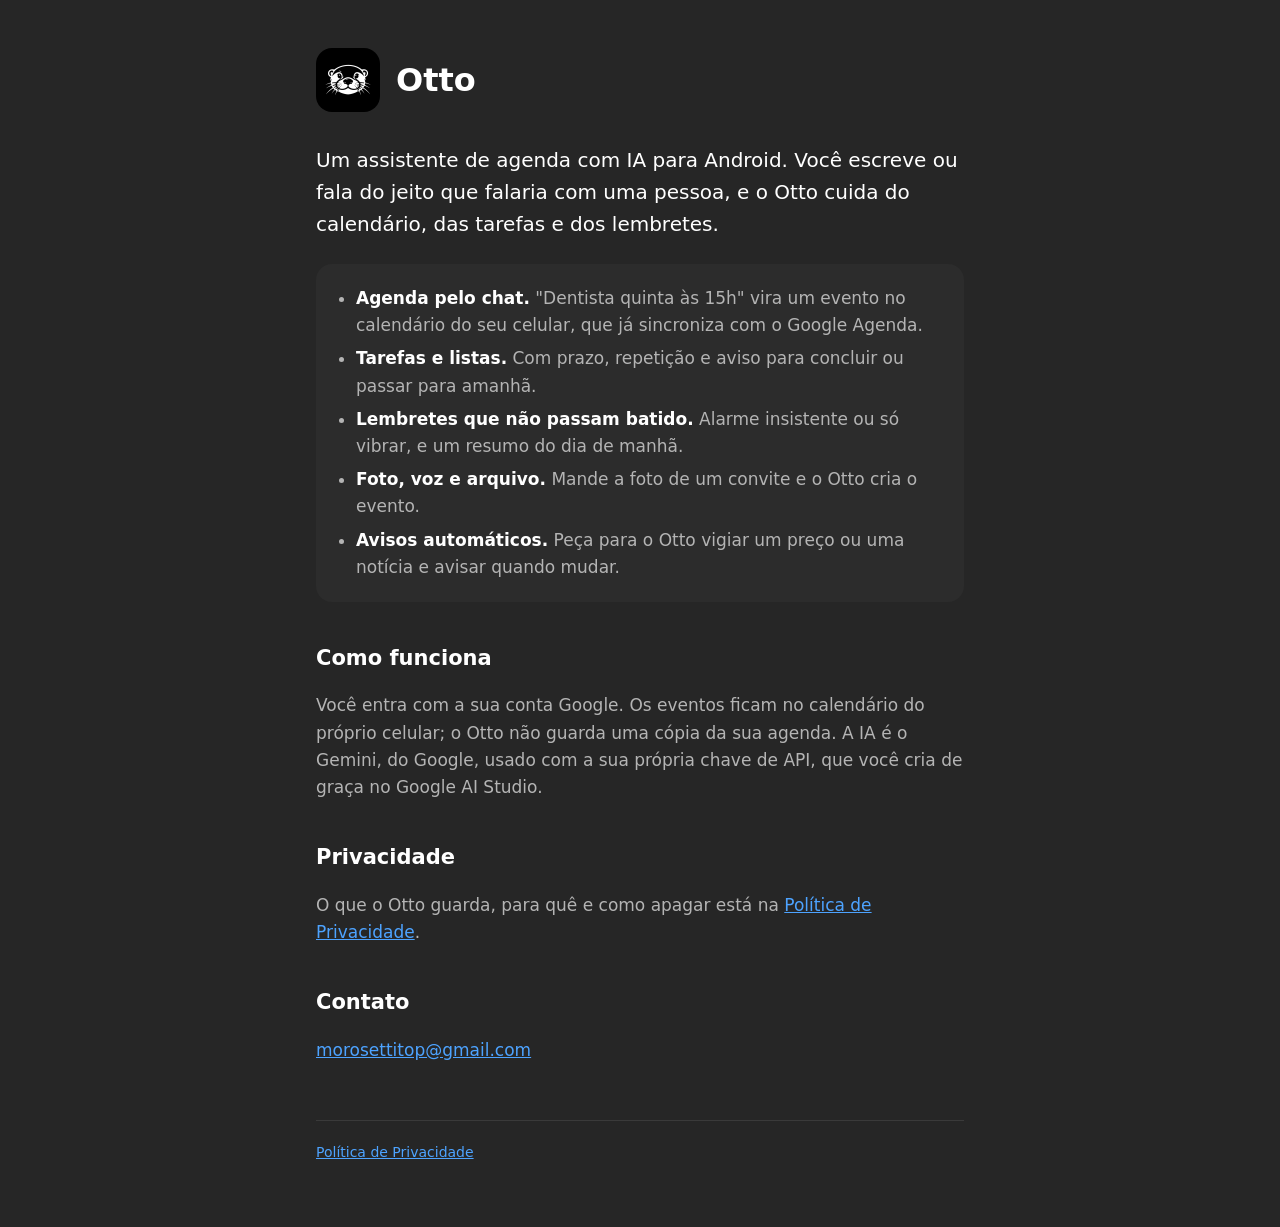
<file: index.html>
<!doctype html>
<html lang="pt-BR">
<head>
  <meta charset="utf-8">
  <meta name="viewport" content="width=device-width, initial-scale=1">
  <title>Otto — assistente de agenda</title>
  <meta name="description" content="Otto é um assistente de agenda com IA para Android: você conversa e ele cuida do calendário, das tarefas e dos lembretes.">
  <link rel="icon" href="icon.png">
  <link rel="stylesheet" href="style.css">
</head>
<body>
<main>
  <header class="brand">
    <img src="icon.png" alt="">
    <h1>Otto</h1>
  </header>

  <p class="lead">Um assistente de agenda com IA para Android. Você escreve ou fala do jeito que falaria com uma pessoa, e o Otto cuida do calendário, das tarefas e dos lembretes.</p>

  <div class="card">
    <ul>
      <li><strong>Agenda pelo chat.</strong> "Dentista quinta às 15h" vira um evento no calendário do seu celular, que já sincroniza com o Google Agenda.</li>
      <li><strong>Tarefas e listas.</strong> Com prazo, repetição e aviso para concluir ou passar para amanhã.</li>
      <li><strong>Lembretes que não passam batido.</strong> Alarme insistente ou só vibrar, e um resumo do dia de manhã.</li>
      <li><strong>Foto, voz e arquivo.</strong> Mande a foto de um convite e o Otto cria o evento.</li>
      <li><strong>Avisos automáticos.</strong> Peça para o Otto vigiar um preço ou uma notícia e avisar quando mudar.</li>
    </ul>
  </div>

  <h2>Como funciona</h2>
  <p>Você entra com a sua conta Google. Os eventos ficam no calendário do próprio celular; o Otto não guarda uma cópia da sua agenda. A IA é o Gemini, do Google, usado com a sua própria chave de API, que você cria de graça no Google AI Studio.</p>

  <h2>Privacidade</h2>
  <p>O que o Otto guarda, para quê e como apagar está na <a href="privacidade.html">Política de Privacidade</a>.</p>

  <h2>Contato</h2>
  <p><a href="mailto:morosettitop@gmail.com">morosettitop@gmail.com</a></p>

  <footer>
    <a href="privacidade.html">Política de Privacidade</a>
  </footer>
</main>
</body>
</html>
</file>
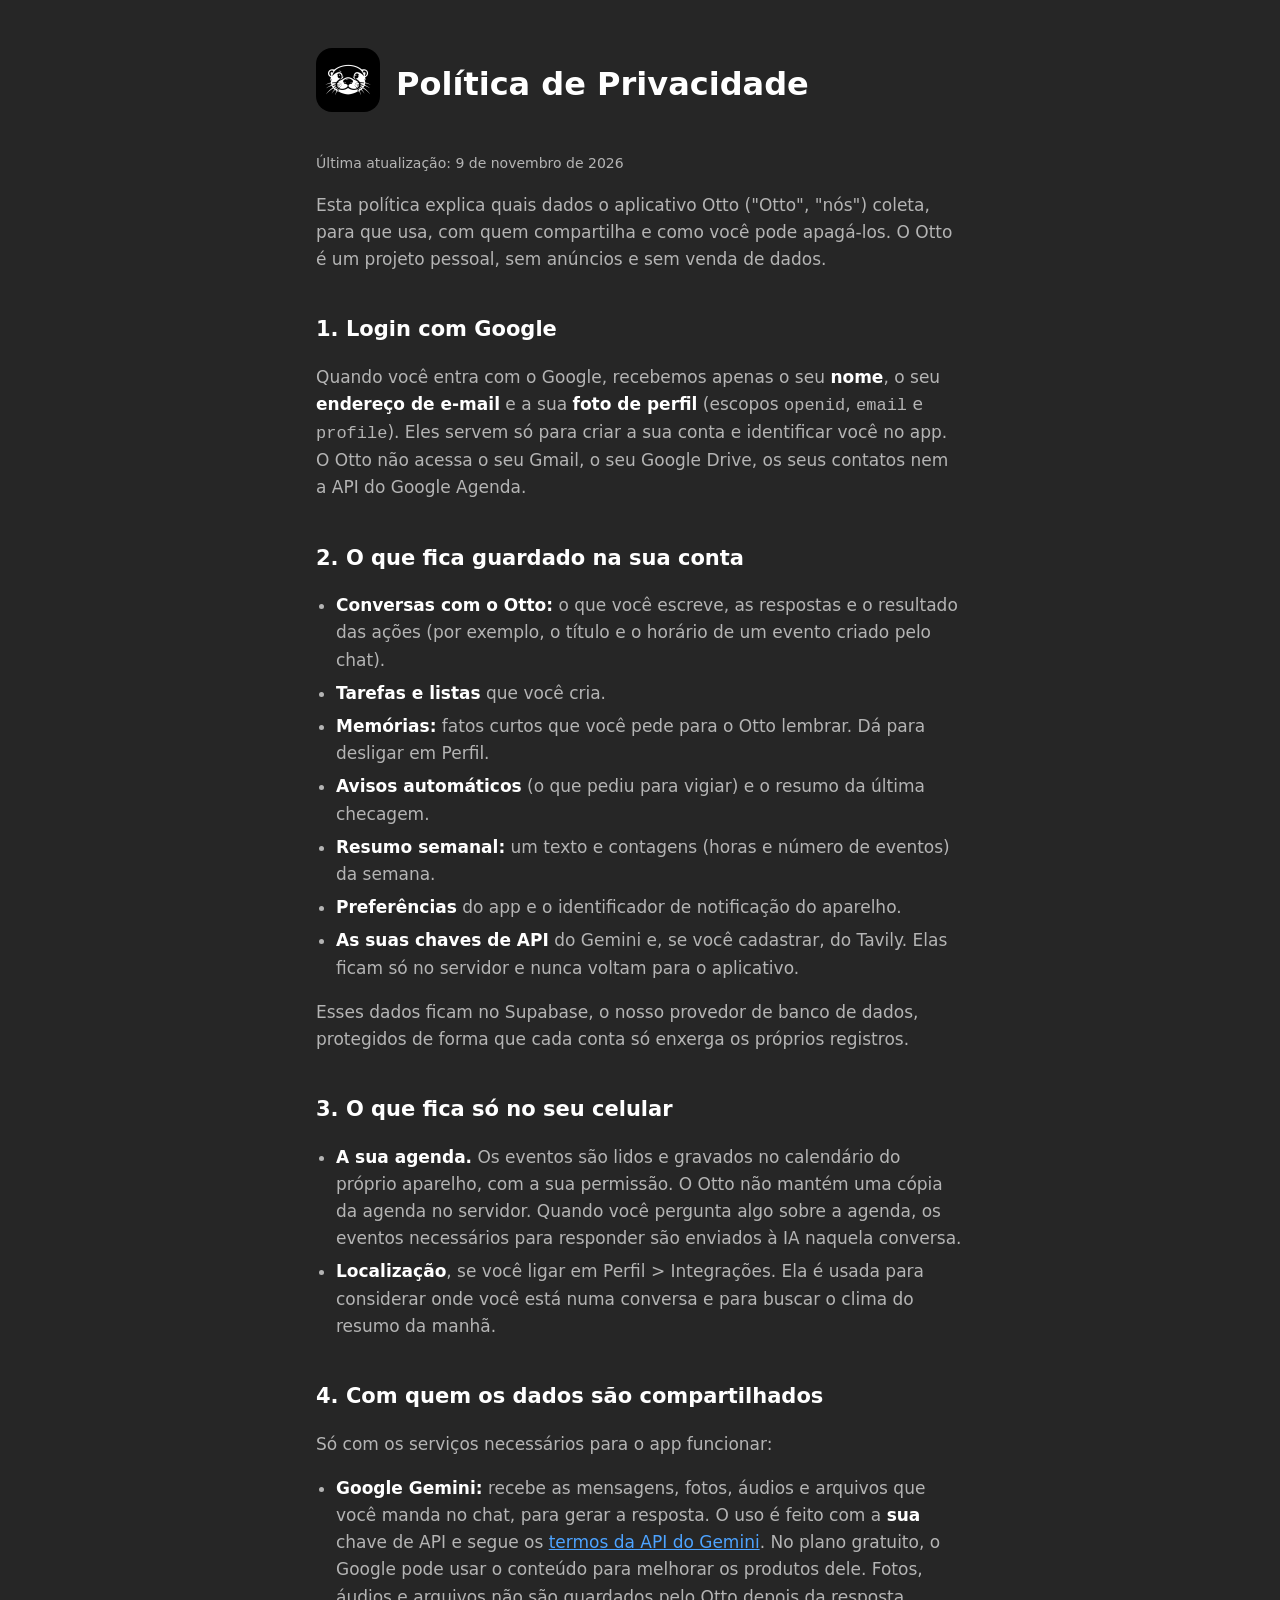
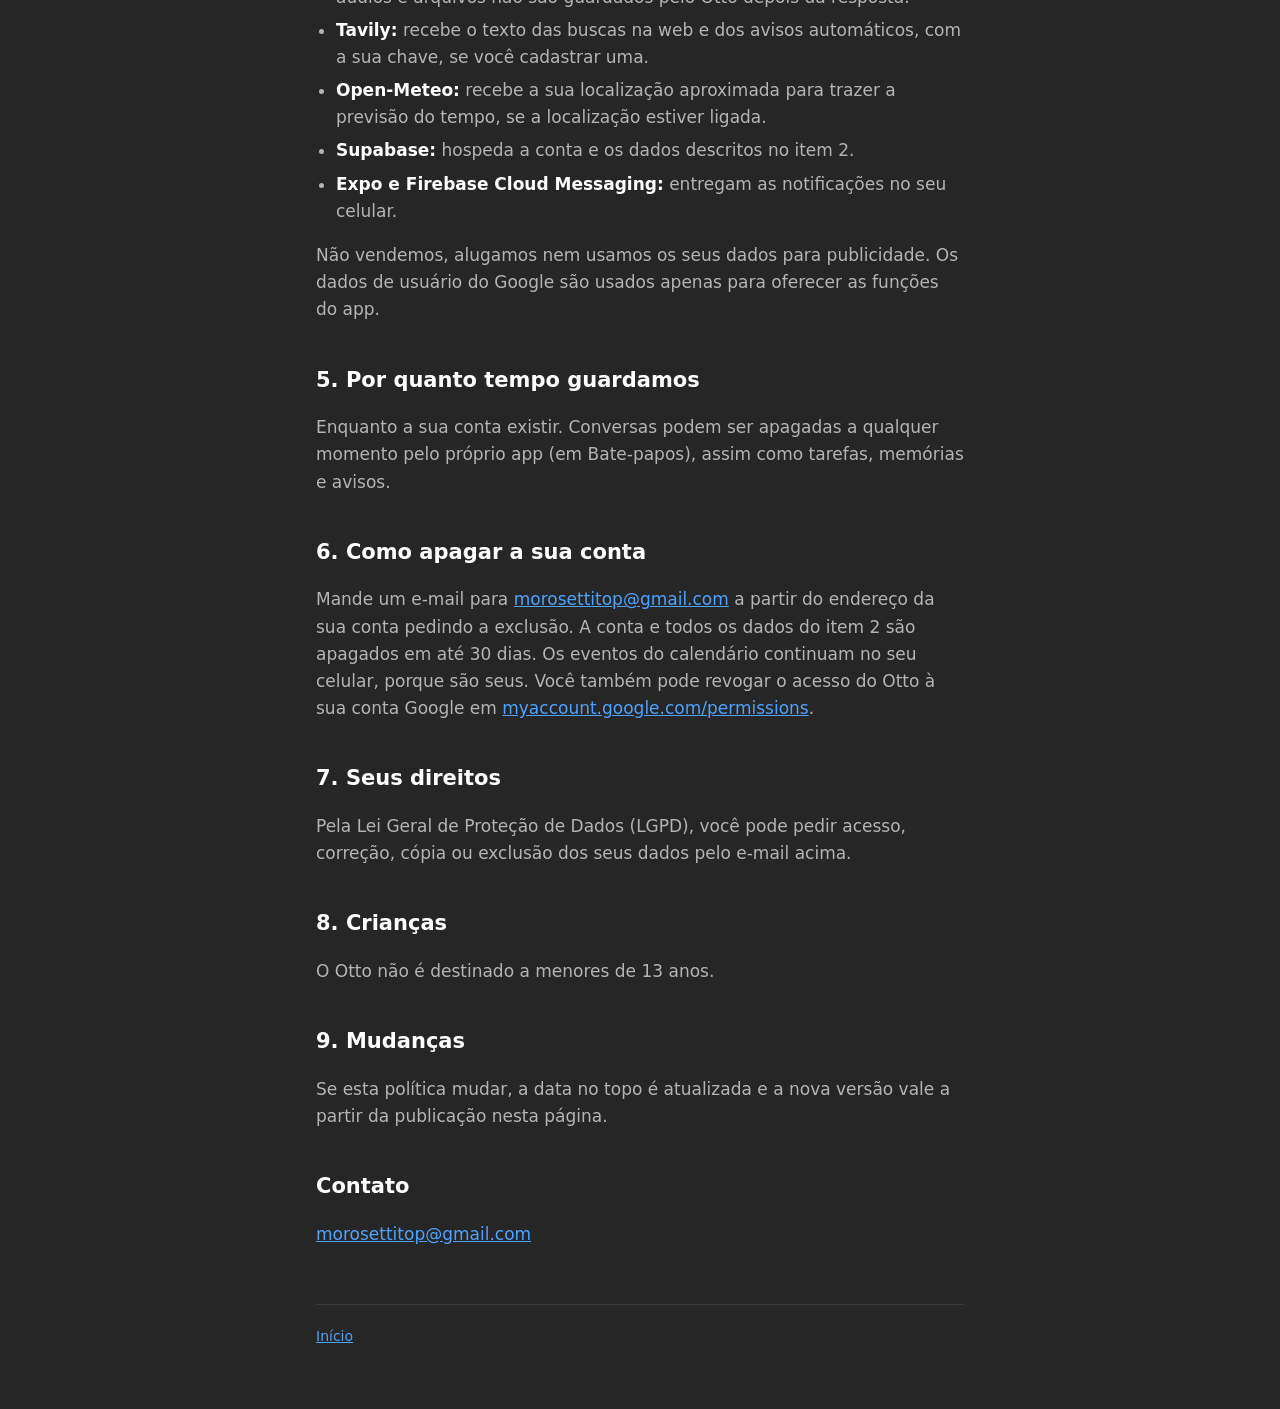
<file: privacidade.html>
<!doctype html>
<html lang="pt-BR">
<head>
  <meta charset="utf-8">
  <meta name="viewport" content="width=device-width, initial-scale=1">
  <title>Política de Privacidade — Otto</title>
  <meta name="description" content="O que o Otto guarda, para quê, com quem compartilha e como apagar.">
  <link rel="icon" href="icon.png">
  <link rel="stylesheet" href="style.css">
</head>
<body>
<main>
  <header class="brand">
    <a href="./"><img src="icon.png" alt="Otto"></a>
    <h1>Política de Privacidade</h1>
  </header>

  <p class="updated">Última atualização: 9 de novembro de 2026</p>

  <p>Esta política explica quais dados o aplicativo Otto ("Otto", "nós") coleta, para que usa, com quem compartilha e como você pode apagá-los. O Otto é um projeto pessoal, sem anúncios e sem venda de dados.</p>

  <h2>1. Login com Google</h2>
  <p>Quando você entra com o Google, recebemos apenas o seu <strong>nome</strong>, o seu <strong>endereço de e-mail</strong> e a sua <strong>foto de perfil</strong> (escopos <code>openid</code>, <code>email</code> e <code>profile</code>). Eles servem só para criar a sua conta e identificar você no app. O Otto não acessa o seu Gmail, o seu Google Drive, os seus contatos nem a API do Google Agenda.</p>

  <h2>2. O que fica guardado na sua conta</h2>
  <ul>
    <li><strong>Conversas com o Otto:</strong> o que você escreve, as respostas e o resultado das ações (por exemplo, o título e o horário de um evento criado pelo chat).</li>
    <li><strong>Tarefas e listas</strong> que você cria.</li>
    <li><strong>Memórias:</strong> fatos curtos que você pede para o Otto lembrar. Dá para desligar em Perfil.</li>
    <li><strong>Avisos automáticos</strong> (o que pediu para vigiar) e o resumo da última checagem.</li>
    <li><strong>Resumo semanal:</strong> um texto e contagens (horas e número de eventos) da semana.</li>
    <li><strong>Preferências</strong> do app e o identificador de notificação do aparelho.</li>
    <li><strong>As suas chaves de API</strong> do Gemini e, se você cadastrar, do Tavily. Elas ficam só no servidor e nunca voltam para o aplicativo.</li>
  </ul>
  <p>Esses dados ficam no Supabase, o nosso provedor de banco de dados, protegidos de forma que cada conta só enxerga os próprios registros.</p>

  <h2>3. O que fica só no seu celular</h2>
  <ul>
    <li><strong>A sua agenda.</strong> Os eventos são lidos e gravados no calendário do próprio aparelho, com a sua permissão. O Otto não mantém uma cópia da agenda no servidor. Quando você pergunta algo sobre a agenda, os eventos necessários para responder são enviados à IA naquela conversa.</li>
    <li><strong>Localização</strong>, se você ligar em Perfil &gt; Integrações. Ela é usada para considerar onde você está numa conversa e para buscar o clima do resumo da manhã.</li>
  </ul>

  <h2>4. Com quem os dados são compartilhados</h2>
  <p>Só com os serviços necessários para o app funcionar:</p>
  <ul>
    <li><strong>Google Gemini:</strong> recebe as mensagens, fotos, áudios e arquivos que você manda no chat, para gerar a resposta. O uso é feito com a <strong>sua</strong> chave de API e segue os <a href="https://ai.google.dev/gemini-api/terms">termos da API do Gemini</a>. No plano gratuito, o Google pode usar o conteúdo para melhorar os produtos dele. Fotos, áudios e arquivos não são guardados pelo Otto depois da resposta.</li>
    <li><strong>Tavily:</strong> recebe o texto das buscas na web e dos avisos automáticos, com a sua chave, se você cadastrar uma.</li>
    <li><strong>Open-Meteo:</strong> recebe a sua localização aproximada para trazer a previsão do tempo, se a localização estiver ligada.</li>
    <li><strong>Supabase:</strong> hospeda a conta e os dados descritos no item 2.</li>
    <li><strong>Expo e Firebase Cloud Messaging:</strong> entregam as notificações no seu celular.</li>
  </ul>
  <p>Não vendemos, alugamos nem usamos os seus dados para publicidade. Os dados de usuário do Google são usados apenas para oferecer as funções do app.</p>

  <h2>5. Por quanto tempo guardamos</h2>
  <p>Enquanto a sua conta existir. Conversas podem ser apagadas a qualquer momento pelo próprio app (em Bate-papos), assim como tarefas, memórias e avisos.</p>

  <h2>6. Como apagar a sua conta</h2>
  <p>Mande um e-mail para <a href="mailto:morosettitop@gmail.com">morosettitop@gmail.com</a> a partir do endereço da sua conta pedindo a exclusão. A conta e todos os dados do item 2 são apagados em até 30 dias. Os eventos do calendário continuam no seu celular, porque são seus. Você também pode revogar o acesso do Otto à sua conta Google em <a href="https://myaccount.google.com/permissions">myaccount.google.com/permissions</a>.</p>

  <h2>7. Seus direitos</h2>
  <p>Pela Lei Geral de Proteção de Dados (LGPD), você pode pedir acesso, correção, cópia ou exclusão dos seus dados pelo e-mail acima.</p>

  <h2>8. Crianças</h2>
  <p>O Otto não é destinado a menores de 13 anos.</p>

  <h2>9. Mudanças</h2>
  <p>Se esta política mudar, a data no topo é atualizada e a nova versão vale a partir da publicação nesta página.</p>

  <h2>Contato</h2>
  <p><a href="mailto:morosettitop@gmail.com">morosettitop@gmail.com</a></p>

  <footer>
    <a href="./">Início</a>
  </footer>
</main>
</body>
</html>
</file>
<file: style.css>
:root {
  --bg: #262626;
  --surface: #2c2c2c;
  --divider: #3a3a3a;
  --text: #ffffff;
  --text-2: #b4b4b4;
  --accent: #ff4b5f;
  --link: #4da3ff;
}

* { box-sizing: border-box; }

html { -webkit-text-size-adjust: 100%; }

body {
  margin: 0;
  background: var(--bg);
  color: var(--text);
  font: 17px/1.6 system-ui, -apple-system, "Segoe UI", Roboto, sans-serif;
}

main {
  max-width: 680px;
  margin: 0 auto;
  padding: 48px 16px 64px;
}

header.brand {
  display: flex;
  align-items: center;
  gap: 16px;
  margin-bottom: 32px;
}

header.brand img {
  width: 64px;
  height: 64px;
  border-radius: 16px;
}

header.brand a { color: inherit; text-decoration: none; }

h1 { font-size: 32px; line-height: 1.2; margin: 0; }
h2 { font-size: 21px; margin: 40px 0 8px; }

p, li { color: var(--text-2); }
strong { color: var(--text); font-weight: 600; }

a { color: var(--link); }

ul { padding-left: 20px; }
li { margin: 6px 0; }

.lead { font-size: 20px; color: var(--text); }

.card {
  background: var(--surface);
  border-radius: 16px;
  padding: 4px 20px;
  margin: 24px 0;
}

.updated { font-size: 14px; color: var(--text-2); }

footer {
  margin-top: 56px;
  padding-top: 20px;
  border-top: 1px solid var(--divider);
  font-size: 14px;
  color: var(--text-2);
}

footer a { margin-right: 16px; }
</file>
